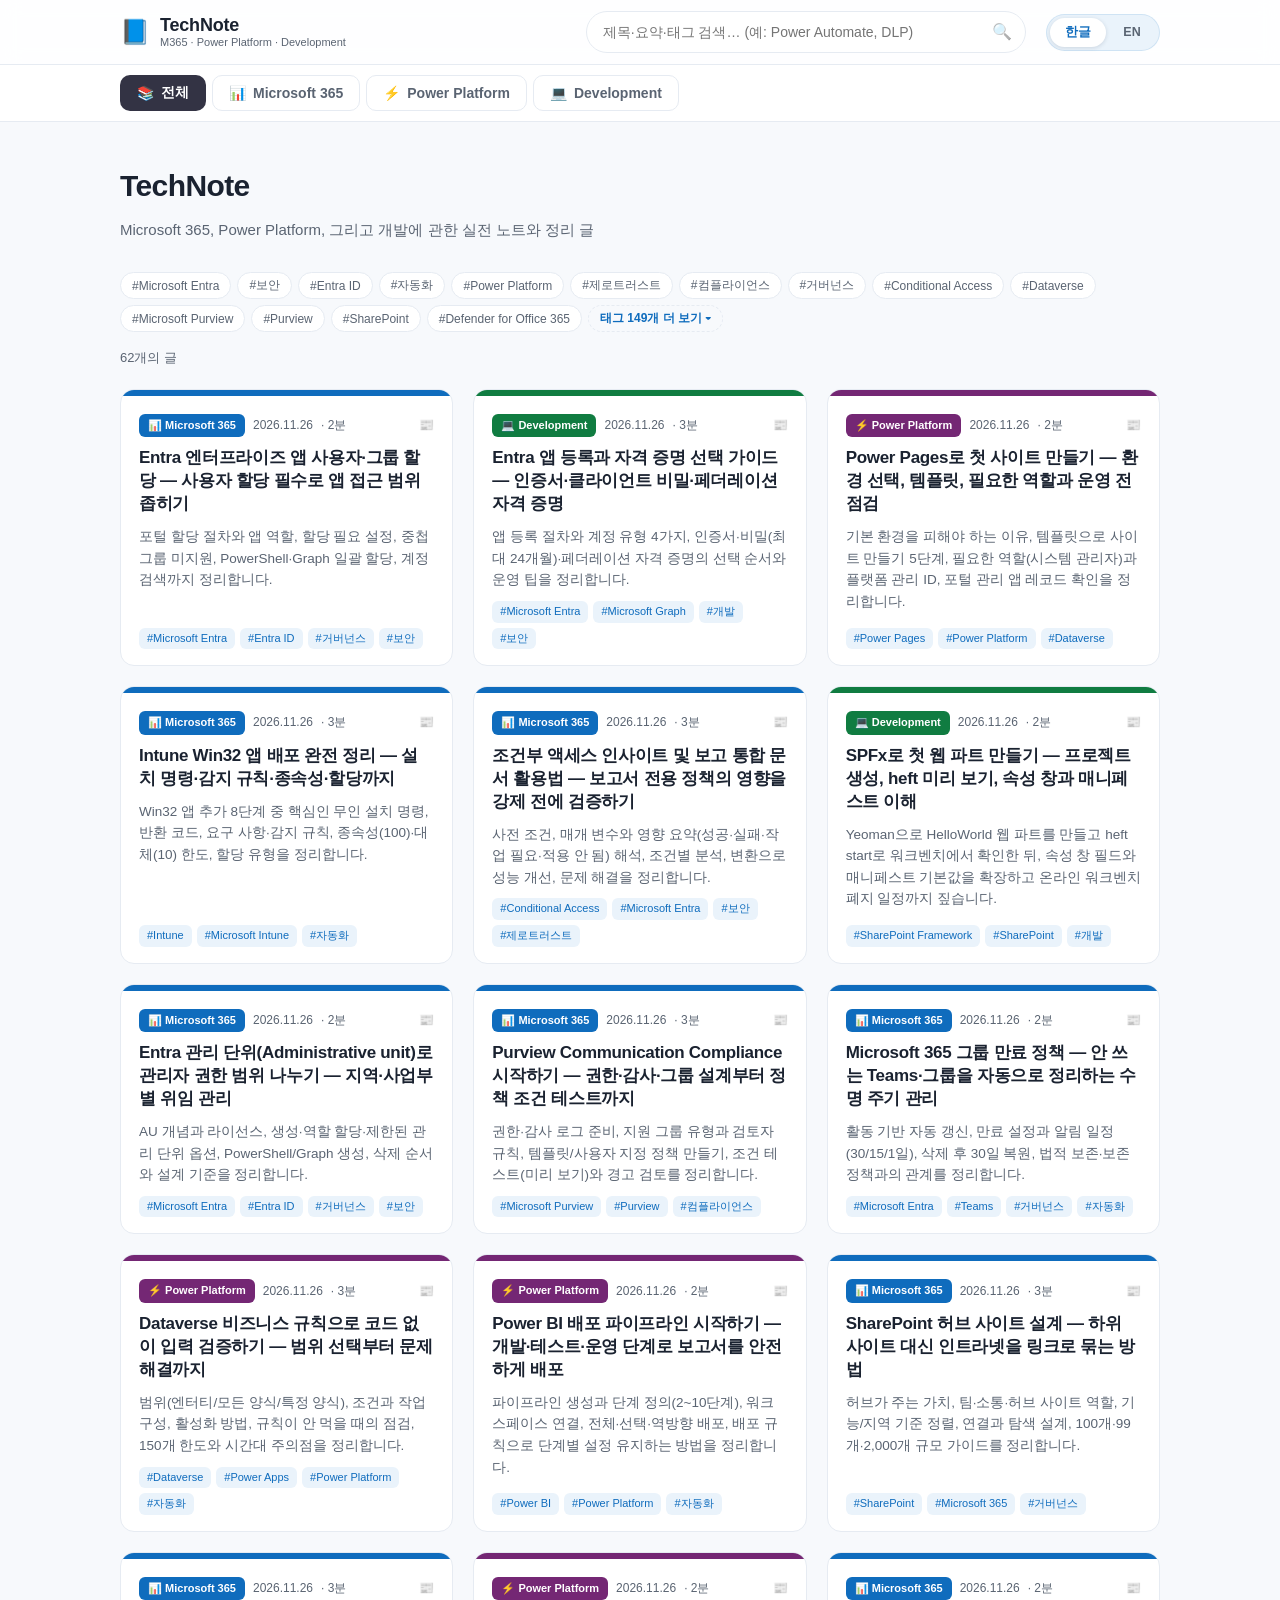
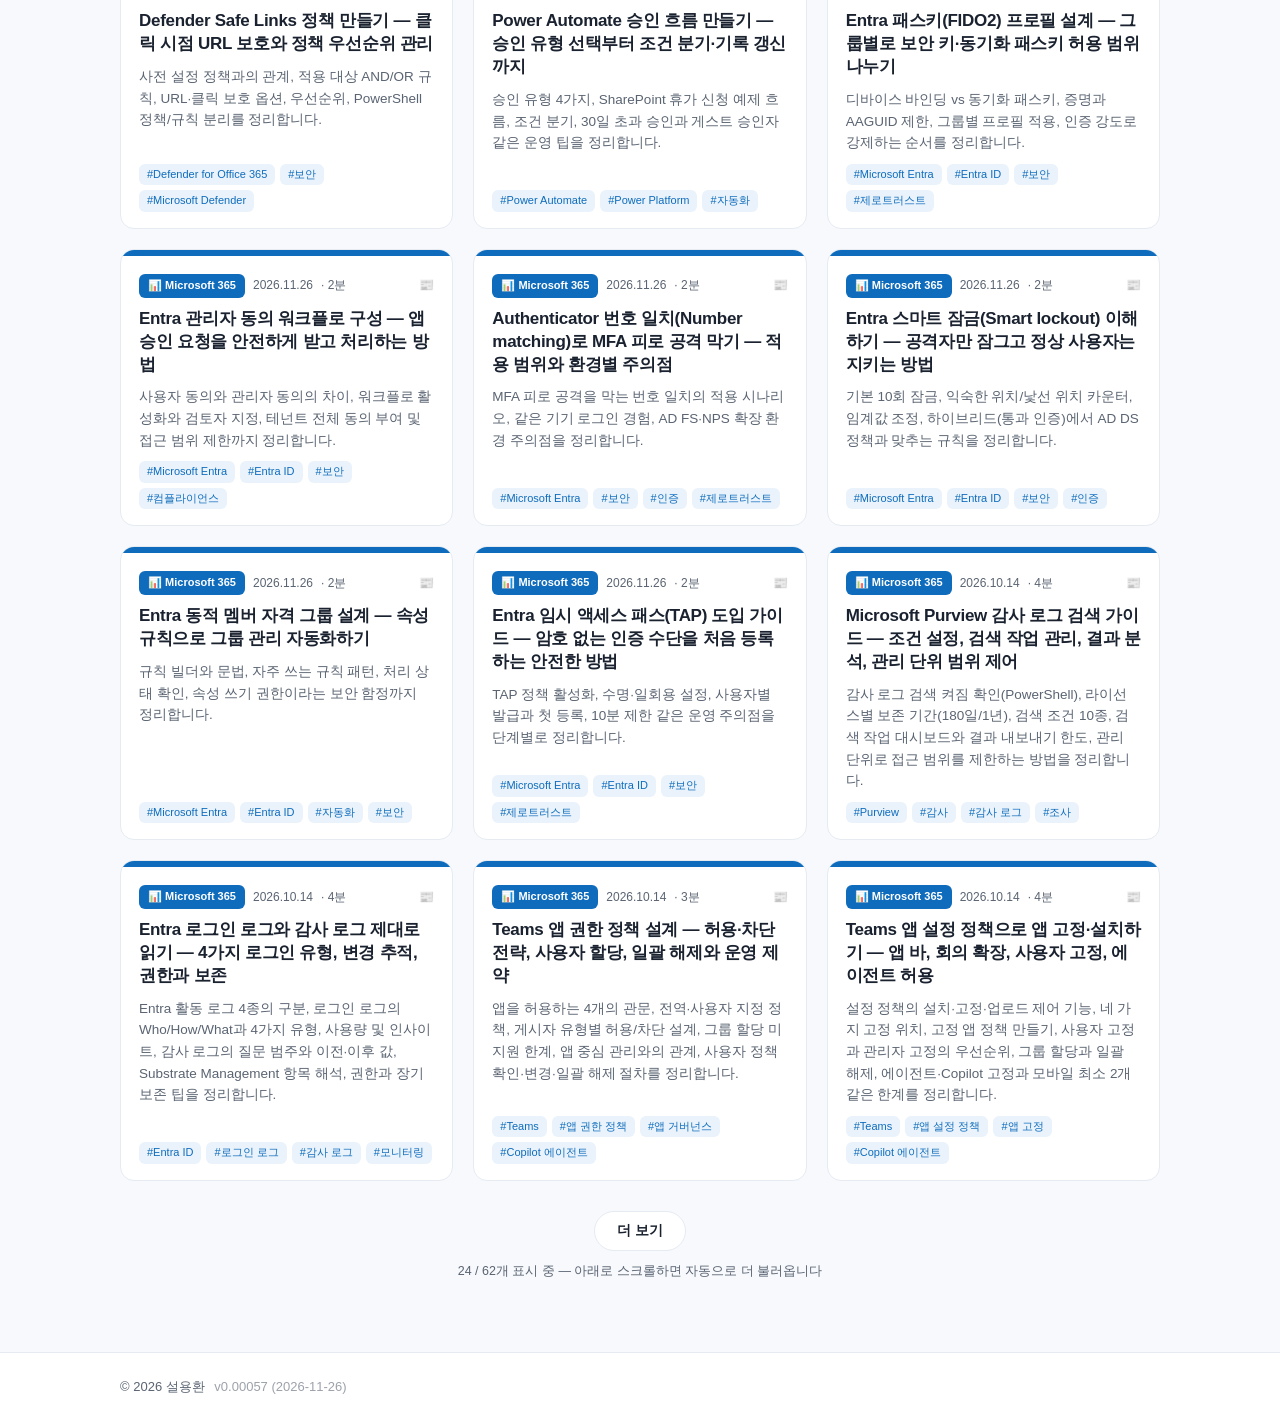
<file: index.html>
<!DOCTYPE html>
<html lang="ko">
<head>
<meta charset="UTF-8">
<meta name="viewport" content="width=device-width, initial-scale=1">
<title>TechNote — M365 · Power Platform · Development</title>
<meta name="description" id="metaDescription" content="Microsoft 365, Power Platform, 개발에 관한 실전 노트와 정리 글. 검색 가능한 기술 블로그.">
<meta name="author" content="설용환">
<meta name="keywords" content="Microsoft 365, M365, Power Platform, Power Automate, Power Apps, Power BI, 개발, PowerShell, Graph API, 자동화">
<!-- Open Graph / 소셜 공유 -->
<meta property="og:type" content="website">
<meta property="og:title" id="metaOgTitle" content="TechNote — M365 · Power Platform · Development">
<meta property="og:description" id="metaOgDescription" content="Microsoft 365, Power Platform, 개발 실전 노트">
<meta property="og:locale" id="metaOgLocale" content="ko_KR">
<link rel="icon" href="data:image/svg+xml,<svg xmlns='http://www.w3.org/2000/svg' viewBox='0 0 100 100'><text y='.9em' font-size='90'>📘</text></svg>">
<link rel="stylesheet" href="assets/style.css?v=4">
<!-- 방문자 통계(GoatCounter, 쿠키 없음·배너 불필요). GC_CODE에 가입한 사이트 코드를 넣으면 활성화 -->
<script>
(function(){var GC_CODE='technote';if(!GC_CODE)return;var s=document.createElement('script');s.async=true;s.src='https://gc.zgo.at/count.js';s.setAttribute('data-goatcounter','https://'+GC_CODE+'.goatcounter.com/count');document.head.appendChild(s);})();
</script>
</head>
<body>
  <header class="site-header">
    <div class="wrap header-inner">
      <a class="brand" href="index.html">
        <span class="brand-mark">📘</span>
        <span class="brand-text"><b>TechNote</b><small id="siteSubtitle"></small></span>
      </a>
      <div class="search-box">
        <input type="search" id="search" placeholder="제목·요약·태그 검색… (예: Power Automate, DLP)" autocomplete="off">
        <span class="search-ico">🔍</span>
      </div>
      <div class="lang-toggle" id="langToggle">
        <button type="button" data-lang="ko">한글</button>
        <button type="button" data-lang="en">EN</button>
      </div>
    </div>
  </header>

  <nav class="catnav">
    <div class="wrap catnav-inner" id="catNav"></div>
  </nav>

  <main class="wrap">
    <section class="hero" id="hero">
      <h1 id="heroTitle"></h1>
      <p id="heroDesc"></p>
    </section>

    <section class="toolbar">
      <div class="tags-filter" id="tagCloud"></div>
      <div class="result-count" id="resultCount"></div>
    </section>

    <section class="post-grid" id="postGrid"></section>
    <div class="load-more-zone" id="loadMoreZone" hidden>
      <button type="button" class="load-more-btn" id="loadMoreBtn"></button>
      <span class="load-more-hint" id="loadMoreHint"></span>
      <div class="scroll-sentinel" id="scrollSentinel"></div>
    </div>
    <p class="empty" id="emptyMsg" hidden>검색 결과가 없습니다. 다른 키워드로 시도해 보세요.</p>
  </main>

  <footer class="site-footer">
    <div class="wrap">
      <span id="footerAuthor"></span>
      <span id="footerVersion" class="footer-version"></span>
    </div>
  </footer>

  <script src="data/index.js?v=57"></script>
  <script src="assets/app.js?v=4"></script>
</body>
</html>
</file>
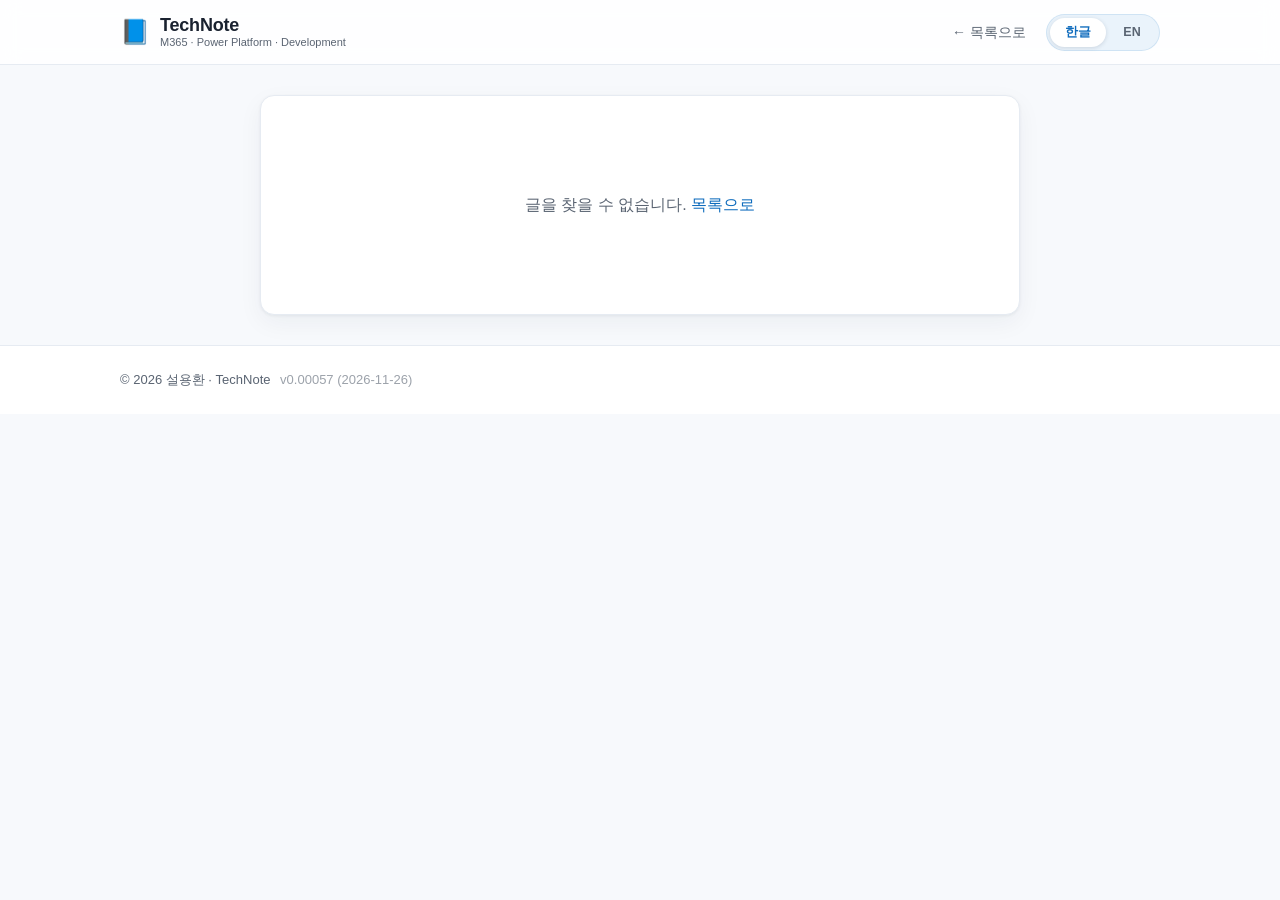
<file: post.html>
<!DOCTYPE html>
<html lang="ko">
<head>
<meta charset="UTF-8">
<meta name="viewport" content="width=device-width, initial-scale=1">
<title>글 — TechNote</title>
<meta name="description" id="metaDesc" content="TechNote 기술 블로그 글">
<link rel="icon" href="data:image/svg+xml,<svg xmlns='http://www.w3.org/2000/svg' viewBox='0 0 100 100'><text y='.9em' font-size='90'>📘</text></svg>">
<link rel="stylesheet" href="assets/style.css?v=4">
<!-- 구조화 데이터(JSON-LD)는 app.js에서 동적으로 주입 -->
<!-- 방문자 통계(GoatCounter, 쿠키 없음·배너 불필요). GC_CODE에 가입한 사이트 코드를 넣으면 활성화 -->
<script>
(function(){var GC_CODE='technote';if(!GC_CODE)return;var s=document.createElement('script');s.async=true;s.src='https://gc.zgo.at/count.js';s.setAttribute('data-goatcounter','https://'+GC_CODE+'.goatcounter.com/count');document.head.appendChild(s);})();
</script>
</head>

<body>
  <header class="site-header">
    <div class="wrap header-inner">
      <a class="brand" href="index.html">
        <span class="brand-mark">📘</span>
        <span class="brand-text"><b>TechNote</b><small>M365 · Power Platform · Development</small></span>
      </a>
      <a class="back-link" id="backLink" href="index.html">← 목록으로</a>
      <div class="lang-toggle" id="langToggle">
        <button type="button" data-lang="ko">한글</button>
        <button type="button" data-lang="en">EN</button>
      </div>
    </div>
  </header>

  <main class="wrap article-wrap">
    <article id="article" class="article">
      <p class="loading">불러오는 중…</p>
    </article>
    <section class="related">
      <h3 id="relatedTitle">관련 글</h3>
      <div id="related" class="related-list"></div>
    </section>
  </main>

  <footer class="site-footer">
    <div class="wrap"><span id="footerAuthor"></span> · TechNote <span id="footerVersion" class="footer-version"></span></div>
  </footer>

  <script src="data/index.js?v=57"></script>
  <script src="assets/app.js?v=4"></script>
</body>
</html>
</file>
<file: assets/style.css>
:root {
  --bg: #f7f9fc;
  --surface: #ffffff;
  --ink: #1a2230;
  --ink-soft: #5a6472;
  --line: #e6ebf2;
  --brand: #0f6cbd;
  --brand-soft: #eaf3fb;
  --radius: 14px;
  --shadow: 0 1px 3px rgba(16,32,58,.06), 0 8px 24px rgba(16,32,58,.05);
  --maxw: 1080px;
  --m365: #0f6cbd; --powerplatform: #742774; --dev: #107c41;
}
* { box-sizing: border-box; }
html { scroll-behavior: smooth; }
body {
  margin: 0; background: var(--bg); color: var(--ink);
  font-family: -apple-system, BlinkMacSystemFont, "Segoe UI", "Malgun Gothic", Roboto, sans-serif;
  line-height: 1.6;
}
.wrap { max-width: var(--maxw); margin: 0 auto; padding: 0 20px; }
a { color: var(--brand); text-decoration: none; }
a:hover { text-decoration: underline; }

/* Header */
.site-header { position: sticky; top: 0; z-index: 20; background: rgba(255,255,255,.85);
  backdrop-filter: saturate(180%) blur(10px); border-bottom: 1px solid var(--line); }
.header-inner { display: flex; align-items: center; gap: 20px; height: 64px; }
.brand { display: flex; align-items: center; gap: 10px; color: var(--ink); }
.brand:hover { text-decoration: none; }
.brand-mark { font-size: 24px; }
.brand-text { display: flex; flex-direction: column; line-height: 1.1; }
.brand-text b { font-size: 18px; letter-spacing: -.2px; }
.brand-text small { font-size: 11px; color: var(--ink-soft); }
.back-link { margin-left: auto; font-size: 14px; color: var(--ink-soft); }

/* 언어 토글 — 세그먼트 컨트롤 스타일 */
.lang-toggle { display: inline-flex; align-items: center; gap: 2px; flex-shrink: 0;
  padding: 3px; border-radius: 999px; background: var(--brand-soft);
  border: 1px solid rgba(15,108,189,.12); }
.lang-toggle button { appearance: none; -webkit-appearance: none; border: none;
  background: transparent; color: var(--ink-soft); font-size: 12.5px; font-weight: 700;
  letter-spacing: .2px; padding: 6px 15px; border-radius: 999px; cursor: pointer;
  transition: background .18s, color .18s, box-shadow .18s; }
.lang-toggle button.active { background: var(--surface); color: var(--brand);
  box-shadow: 0 1px 4px rgba(16,32,58,.14); }
.lang-toggle button:not(.active):hover { color: var(--brand); }
.lang-toggle button:focus-visible { outline: 2px solid var(--brand); outline-offset: 2px; }

.search-box { position: relative; margin-left: auto; flex: 1; max-width: 440px; }
.search-box input { width: 100%; height: 42px; padding: 0 40px 0 16px; border: 1px solid var(--line);
  border-radius: 21px; background: var(--surface); font-size: 14px; color: var(--ink); transition: border .15s, box-shadow .15s; }
.search-box input:focus { outline: none; border-color: var(--brand); box-shadow: 0 0 0 3px var(--brand-soft); }
.search-ico { position: absolute; right: 14px; top: 50%; transform: translateY(-50%); opacity: .5; pointer-events: none; }

/* Category nav */
.catnav { background: var(--surface); border-bottom: 1px solid var(--line); }
.catnav-inner { display: flex; gap: 6px; padding: 10px 20px; overflow-x: auto; }
.cat-btn { display: inline-flex; align-items: center; gap: 7px; padding: 8px 16px; border-radius: 10px;
  border: 1px solid var(--line); background: var(--surface); color: var(--ink-soft);
  font-size: 14px; font-weight: 600; cursor: pointer; white-space: nowrap; transition: all .15s; }
.cat-btn:hover { border-color: var(--brand); color: var(--brand); }
.cat-btn.active { color: #fff; border-color: transparent; }

/* Hero */
.hero { padding: 40px 0 20px; }
.hero h1 { font-size: 30px; letter-spacing: -.6px; margin: 0 0 8px; }
.hero p { color: var(--ink-soft); margin: 0; font-size: 15px; }

/* Toolbar */
.toolbar { display: flex; align-items: center; justify-content: space-between; gap: 16px;
  flex-wrap: wrap; margin: 10px 0 20px; }
.tags-filter { display: flex; flex-wrap: wrap; gap: 6px; }
.tag-chip { font-size: 12px; padding: 4px 11px; border-radius: 999px; background: var(--surface);
  border: 1px solid var(--line); color: var(--ink-soft); cursor: pointer; transition: all .12s; }
.tag-chip:hover { border-color: var(--brand); color: var(--brand); }
.tags-filter.expanded { max-height: 220px; overflow-y: auto; padding-right: 4px; }
.tag-toggle { background: transparent; border-style: dashed; color: var(--brand); font-weight: 600; }
.tag-chip.active { background: var(--brand); border-color: var(--brand); color: #fff; }
.result-count { font-size: 13px; color: var(--ink-soft); }

/* Post grid */
.post-grid { display: grid; grid-template-columns: repeat(auto-fill, minmax(300px, 1fr)); gap: 20px; padding-bottom: 20px; }

/* 더 보기 / 무한 스크롤 */
.load-more-zone { display: flex; flex-direction: column; align-items: center; gap: 10px;
  padding: 10px 0 60px; }
.load-more-btn { padding: 10px 22px; border-radius: 999px; border: 1px solid var(--line);
  background: var(--surface); color: var(--ink); font-size: 14px; font-weight: 600; cursor: pointer;
  transition: all .15s; }
.load-more-btn:hover { border-color: var(--brand); color: var(--brand); box-shadow: var(--shadow); }
.load-more-hint { font-size: 12.5px; color: var(--ink-soft); }
.scroll-sentinel { height: 1px; }
.card { background: var(--surface); border: 1px solid var(--line); border-radius: var(--radius);
  overflow: hidden; display: flex; flex-direction: column; transition: transform .15s, box-shadow .15s; }
.card:hover { transform: translateY(-3px); box-shadow: var(--shadow); text-decoration: none; }
.card-top { height: 6px; }
.card-body { padding: 18px 18px 16px; display: flex; flex-direction: column; gap: 10px; flex: 1; }
.card-meta { display: flex; align-items: center; gap: 8px; font-size: 12px; color: var(--ink-soft); }
.badge { font-size: 11px; font-weight: 700; padding: 3px 9px; border-radius: 6px; color: #fff; }
.src-icon { margin-left: auto; opacity: .7; }
.card h3 { margin: 0; font-size: 17px; line-height: 1.35; letter-spacing: -.3px; color: var(--ink); }
.card p { margin: 0; font-size: 13.5px; color: var(--ink-soft); flex: 1; }
.card-tags { display: flex; flex-wrap: wrap; gap: 5px; }
.card-tags span { font-size: 11px; color: var(--brand); background: var(--brand-soft); padding: 2px 8px; border-radius: 6px; }

.empty { text-align: center; color: var(--ink-soft); padding: 60px 0; }

/* Article page */
.article-wrap { padding-top: 30px; }
.article { background: var(--surface); border: 1px solid var(--line); border-radius: var(--radius);
  padding: 40px; max-width: 760px; margin: 0 auto 30px; box-shadow: var(--shadow); }
.article .a-meta { display: flex; align-items: center; gap: 10px; font-size: 13px; color: var(--ink-soft); margin-bottom: 14px; }
.article h1 { font-size: 28px; letter-spacing: -.5px; margin: 0 0 8px; line-height: 1.3; }
.article .a-tags { display: flex; flex-wrap: wrap; gap: 6px; margin: 16px 0 24px; }
.article-content { font-size: 16px; }
.article-content h2 { font-size: 20px; margin: 28px 0 10px; padding-top: 8px; letter-spacing: -.3px; }
.article-content p { margin: 12px 0; }
.article-content ul, .article-content ol { padding-left: 22px; }
.article-content li { margin: 6px 0; }
.article-content code { background: #f0f3f8; padding: 2px 6px; border-radius: 5px; font-size: 14px;
  font-family: "SFMono-Regular", Consolas, monospace; color: #b5185f; }
.article-content pre { background: #0f1729; color: #e6edf3; padding: 16px 18px; border-radius: 10px;
  overflow-x: auto; font-size: 13.5px; line-height: 1.5; }
.article-content pre code { background: none; color: inherit; padding: 0; }
.article-content blockquote { border-left: 4px solid var(--brand); background: var(--brand-soft);
  margin: 16px 0; padding: 10px 16px; border-radius: 0 8px 8px 0; color: var(--ink); }
.article-content img { display: block; max-width: 100%; height: auto; margin: 18px auto 4px;
  border: 1px solid var(--line); border-radius: 10px; background: #fff; }
.article-content .img-caption { text-align: center; font-size: 12.5px; color: var(--ink-soft);
  margin: 0 0 18px; }

/* 토글(details/summary) — 긴 글에서 상세 절차·캡처를 접어두는 용도 */
.article-content details { margin: 16px 0; border: 1px solid var(--line); border-radius: 10px;
  background: var(--surface); overflow: hidden; }
.article-content details[open] { border-color: var(--brand); }
.article-content summary { cursor: pointer; list-style: none; padding: 13px 18px; font-size: 15px;
  font-weight: 600; color: var(--ink); background: var(--brand-soft); display: flex;
  align-items: center; gap: 8px; user-select: none; }
.article-content summary::-webkit-details-marker { display: none; }
.article-content summary::before { content: "▸"; color: var(--brand); font-size: 12px;
  transition: transform .15s; flex-shrink: 0; }
.article-content details[open] summary::before { transform: rotate(90deg); }
.article-content details summary:hover { background: #dcecf9; }
.article-content details > *:not(summary) { padding: 4px 18px 4px; }
.article-content details > p:first-of-type { margin-top: 14px; }
.article-content details > :last-child { margin-bottom: 14px; padding-bottom: 14px; }
.article-content details img { max-width: 100%; }
.article-content details details { margin: 12px 0; }
.source-link { display: inline-flex; align-items: center; gap: 6px; margin-top: 8px; font-size: 14px;
  background: var(--brand-soft); padding: 8px 14px; border-radius: 8px; }

.related { max-width: 760px; margin: 0 auto 60px; }
.related h3 { font-size: 16px; margin: 0 0 14px; }
.related-list { display: grid; grid-template-columns: repeat(auto-fill, minmax(220px,1fr)); gap: 12px; }
.related-item { background: var(--surface); border: 1px solid var(--line); border-radius: 10px; padding: 14px; }
.related-item b { font-size: 14px; display: block; margin-top: 4px; color: var(--ink); }
.loading { color: var(--ink-soft); text-align: center; padding: 40px; }

/* Footer */
.site-footer { border-top: 1px solid var(--line); background: var(--surface); }
.site-footer .wrap { padding: 24px 20px; font-size: 13px; color: var(--ink-soft); }
.footer-version { margin-left: 6px; opacity: .6; font-variant-numeric: tabular-nums; }

@media (max-width: 640px) {
  .header-inner { flex-wrap: wrap; height: auto; padding: 10px 0; gap: 10px; }
  .search-box { max-width: 100%; order: 3; width: 100%; }
  .article { padding: 24px; }
  .hero h1 { font-size: 24px; }
}
</file>
